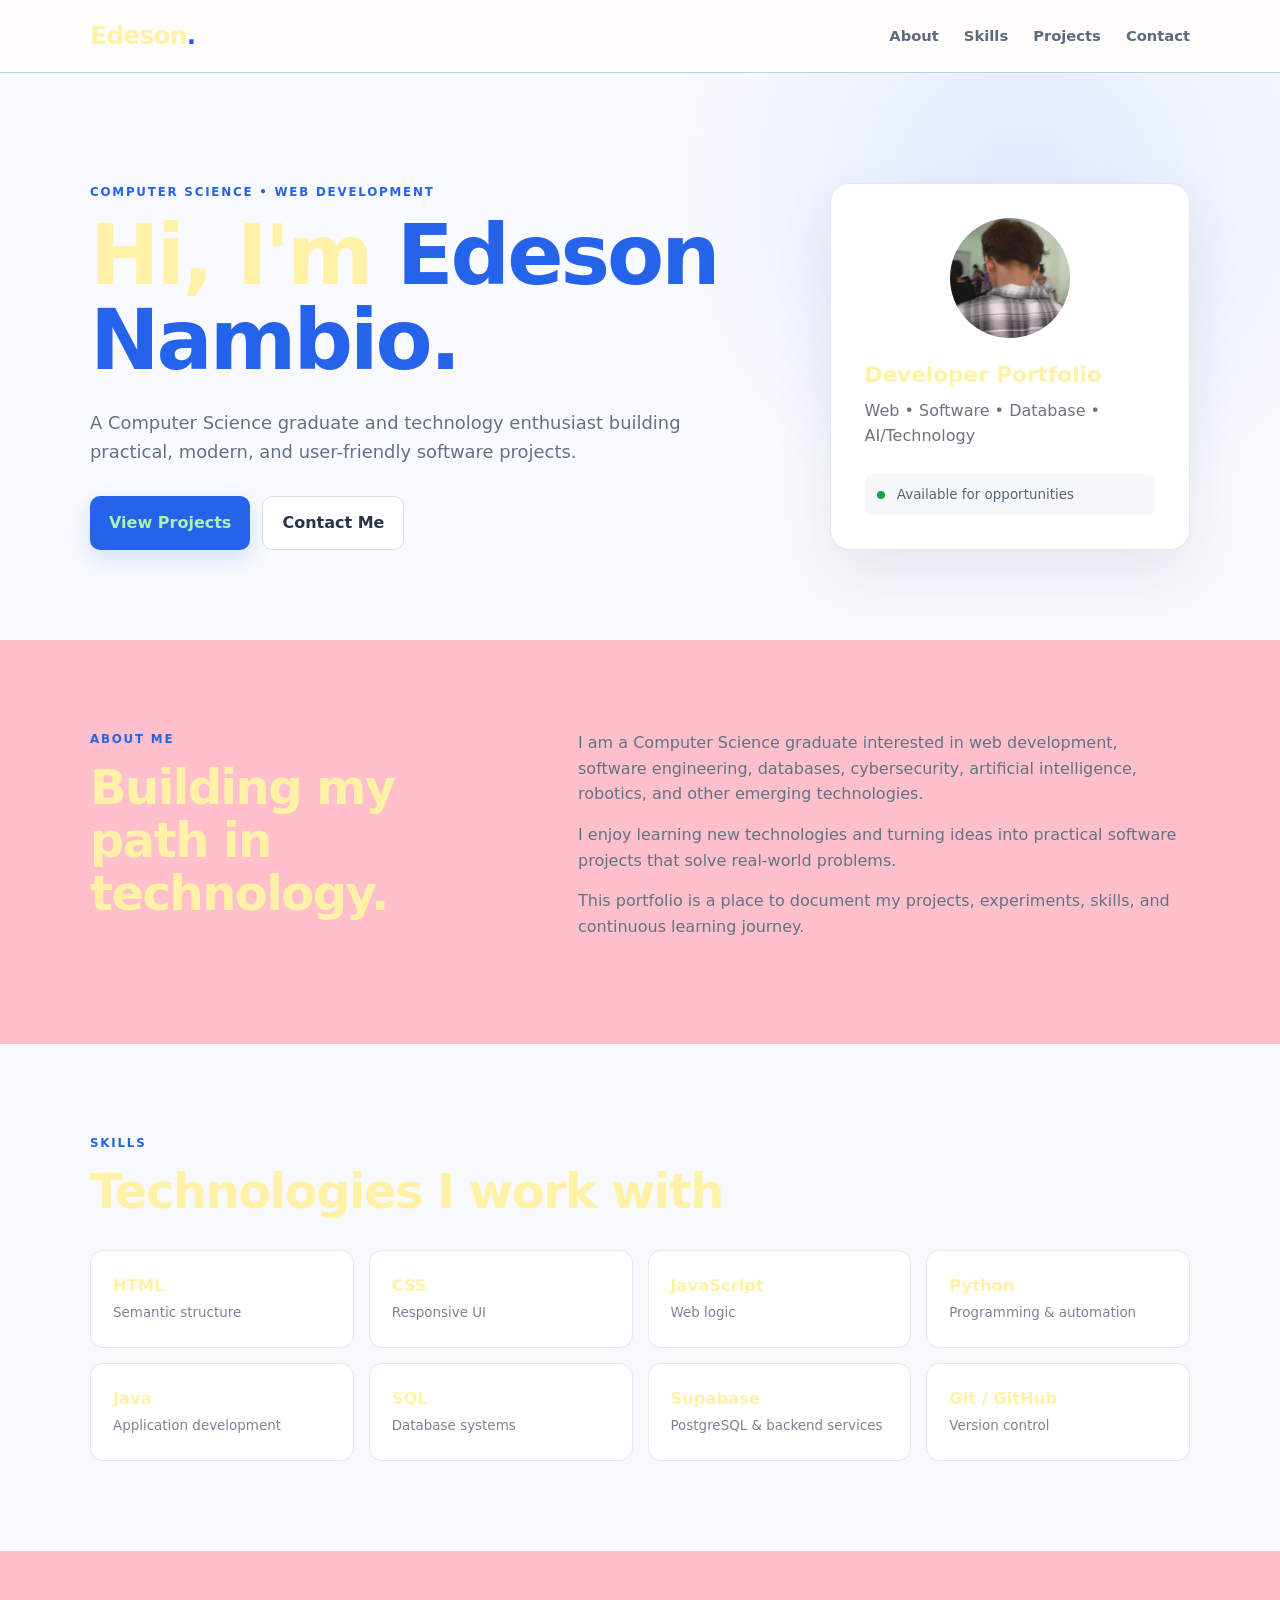
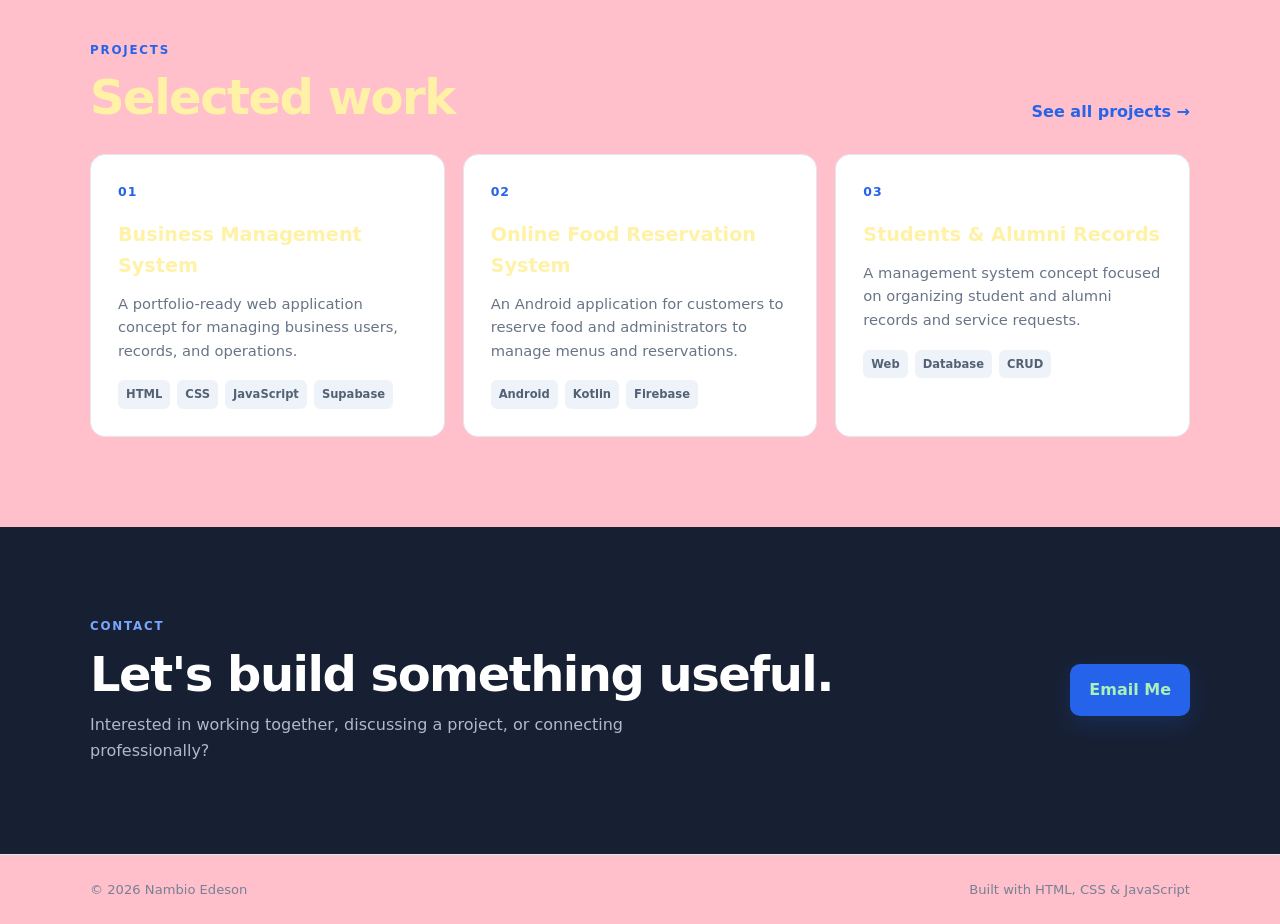
<file: index.html>
<!DOCTYPE html><html lang="en">
<head>
  <meta charset="UTF-8">
  <meta name="viewport" content="width=device-width, initial-scale=1.0"><meta
name="description"
content="Edeson Nambio— Computer Science graduate, developer, and technology enthusiast."

«»

  <meta name="author" content="Edeson Nambio">  <title>Edeson Nambio | Portfolio</title>  <link rel="stylesheet" href="style.css">
</head><body>  <!-- ================= HEADER ================= -->  <header class="site-header"><nav class="nav container">

  <a class="brand" href="index.html" aria-label="Edeson Nambio home">
    Edeson<span>.</span>
  </a>
  <div class="nav-links" id="navLinks">

    <a href="#about">About</a>
    <a href="#skills">Skills</a>
    <a href="#projects">Projects</a>
    <a href="#contact">Contact</a>

  </div>

  <!-- Mobile Menu Button -->
  <button
    class="menu-toggle"
    type="button"
    aria-label="Open navigation menu"
    aria-expanded="false"
    aria-controls="navLinks"
  >
    ☰
  </button>

</nav>

  </header>  <main><!-- ================= HERO ================= -->
<section class="hero">

  <div class="container hero-grid">

    <div class="hero-content">

      <p class="eyebrow">
        COMPUTER SCIENCE • WEB DEVELOPMENT
      </p>

      <h1>
        Hi, I'm <span>Edeson Nambio.</span>
      </h1>

      <p class="hero-text">
        A Computer Science graduate and technology enthusiast building
        practical, modern, and user-friendly software projects.
      </p>

      <div class="hero-actions">

        <a class="btn primary" href="#projects">
          View Projects
        </a>

        <a class="btn outline" href="#contact">
          Contact Me
        </a>

      </div>

    </div>

    <div class="hero-card">

      <div class="avatar">
        <img src="profile.jpg" alt="Edeson Nambio">
      </div>

      <h2>
        Developer Portfolio
      </h2>

      <p>
        Web • Software • Database • AI/Technology
      </p>

      <div class="status">
        <span></span>
        Available for opportunities
      </div>

    </div>

  </div>

</section>

<!-- ================= ABOUT ================= -->
<section id="about" class="section">

  <div class="container two-col">

    <div>

      <p class="eyebrow">
        ABOUT ME
      </p>

      <h2>
        Building my path in technology.
      </h2>

    </div>

    <div class="about-text">

      <p>
        I am a Computer Science graduate interested in web development,
        software engineering, databases, cybersecurity, artificial
        intelligence, robotics, and other emerging technologies.
      </p>

      <p>
        I enjoy learning new technologies and turning ideas into
        practical software projects that solve real-world problems.
      </p>

      <p>
        This portfolio is a place to document my projects, experiments,
        skills, and continuous learning journey.
      </p>

    </div>

  </div>

</section>

<!-- ================= SKILLS ================= -->
<section id="skills" class="section section-muted">

  <div class="container">

    <p class="eyebrow">
      SKILLS
    </p>

    <h2>
      Technologies I work with
    </h2>

    <div class="skill-grid">

      <div class="skill-card">
        <strong>HTML</strong>
        <span>Semantic structure</span>
      </div>

      <div class="skill-card">
        <strong>CSS</strong>
        <span>Responsive UI</span>
      </div>

      <div class="skill-card">
        <strong>JavaScript</strong>
        <span>Web logic</span>
      </div>

      <div class="skill-card">
        <strong>Python</strong>
        <span>Programming & automation</span>
      </div>

      <div class="skill-card">
        <strong>Java</strong>
        <span>Application development</span>
      </div>

      <div class="skill-card">
        <strong>SQL</strong>
        <span>Database systems</span>
      </div>

      <div class="skill-card">
        <strong>Supabase</strong>
        <span>PostgreSQL & backend services</span>
      </div>

      <div class="skill-card">
        <strong>Git / GitHub</strong>
        <span>Version control</span>
      </div>

    </div>

  </div>

</section>

<!-- ================= PROJECTS ================= -->
<section id="projects" class="section">

  <div class="container">

    <div class="section-head">

      <div>

        <p class="eyebrow">
          PROJECTS
        </p>

        <h2>
          Selected work
        </h2>

      </div>

      <a class="text-link" href="projects.html">
        See all projects →
      </a>

    </div>

    <div class="project-grid">

      <!-- Project 01 -->
      <article class="project-card">

        <div class="project-number">
          01
        </div>

        <h3>
          Business Management System
        </h3>

        <p>
          A portfolio-ready web application concept for managing
          business users, records, and operations.
        </p>

        <div class="tags">

          <span>HTML</span>
          <span>CSS</span>
          <span>JavaScript</span>
          <span>Supabase</span>

        </div>

      </article>

      <!-- Project 02 -->
      <article class="project-card">

        <div class="project-number">
          02
        </div>

        <h3>
          Online Food Reservation System
        </h3>

        <p>
          An Android application for customers to reserve food and
          administrators to manage menus and reservations.
        </p>

        <div class="tags">

          <span>Android</span>
          <span>Kotlin</span>
          <span>Firebase</span>

        </div>

      </article>

      <!-- Project 03 -->
      <article class="project-card">

        <div class="project-number">
          03
        </div>

        <h3>
          Students & Alumni Records
        </h3>

        <p>
          A management system concept focused on organizing student
          and alumni records and service requests.
        </p>

        <div class="tags">

          <span>Web</span>
          <span>Database</span>
          <span>CRUD</span>

        </div>

      </article>

    </div>

  </div>

</section>

<!-- ================= CONTACT ================= -->
<section id="contact" class="section contact-section">

  <div class="container contact-card">

    <div>

      <p class="eyebrow">
        CONTACT
      </p>

      <h2>
        Let's build something useful.
      </h2>

      <p>
        Interested in working together, discussing a project,
        or connecting professionally?
      </p>

    </div>

    <a
      class="btn primary"
      href="mailto:nambioedeson01@gmail.com"
    >
      Email Me
    </a>

  </div>

</section>

  </main>  <!-- ================= FOOTER ================= -->  <footer class="footer"><div class="container footer-inner">

  <span>
    © <span id="year"></span> Nambio Edeson
  </span>

  <span>
    Built with HTML, CSS & JavaScript
  </span>

</div>

  </footer>  <script src="script.js"></script></body>
</html>
</file>
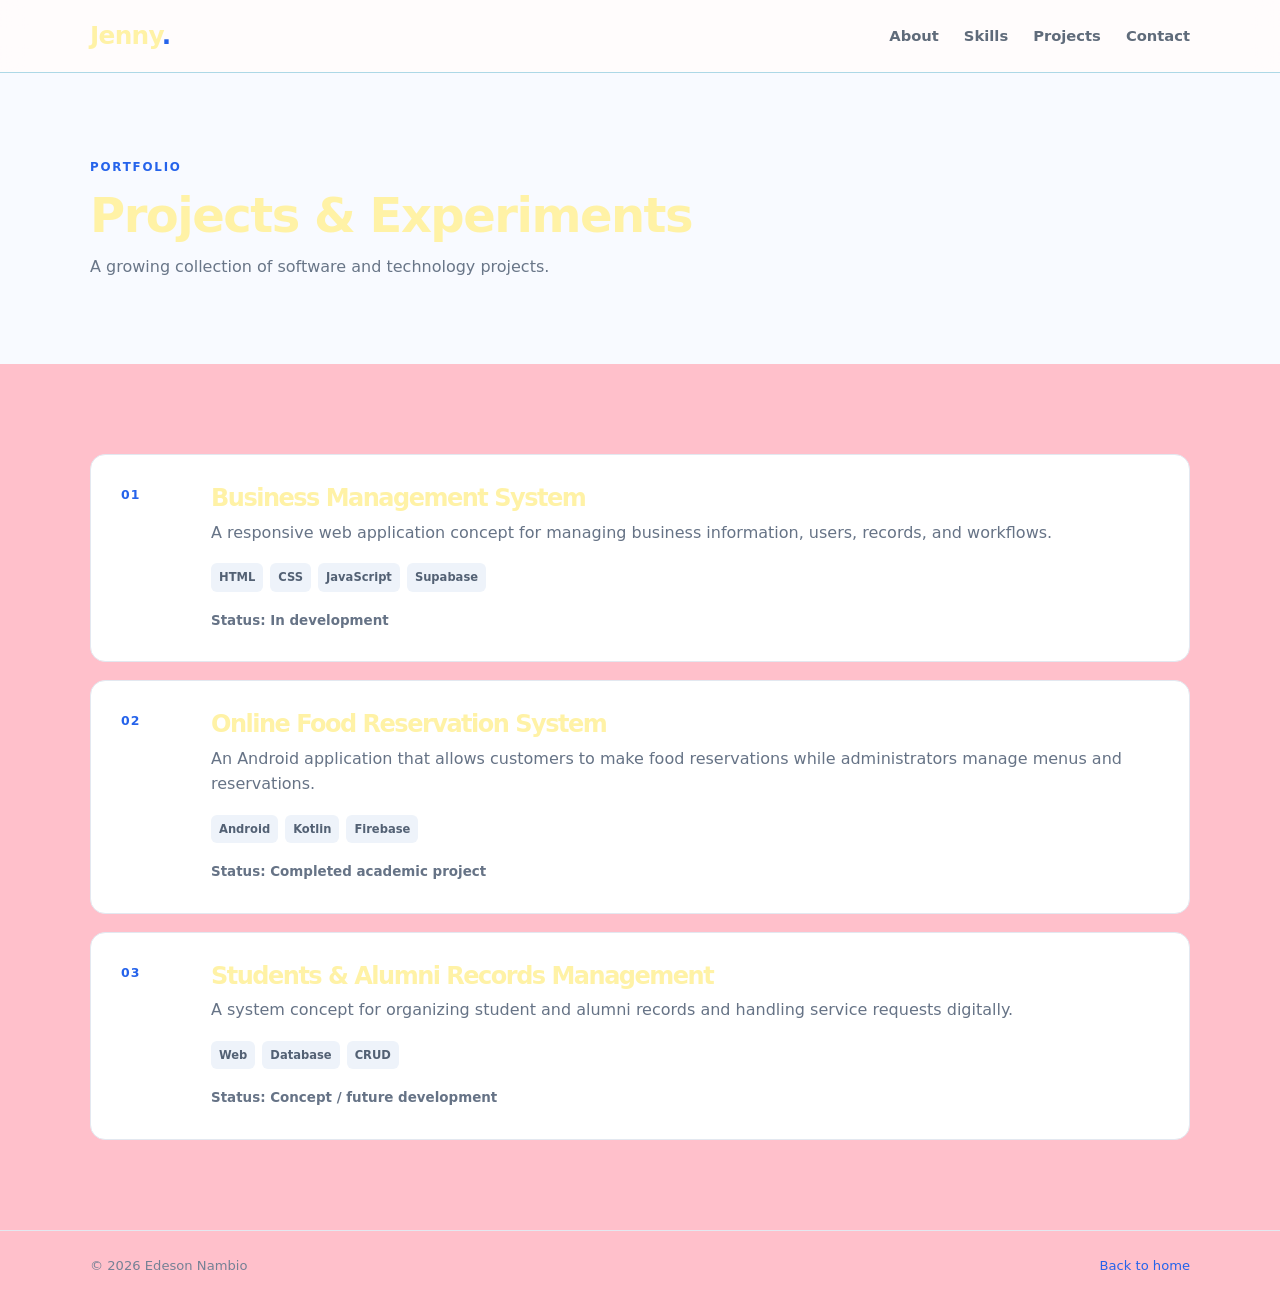
<file: projects.html>
<!DOCTYPE html><html lang="en">
<head>  <meta charset="UTF-8">
  <meta name="viewport" content="width=device-width, initial-scale=1.0"><meta
name="description"
content="Projects and experiments by Edeson Nambio, Computer Science graduate and developer."

«»

  <meta name="author" content="Edeson Nambio">  <title>Projects | Edeson Nambio</title>  <link rel="stylesheet" href="style.css"></head><body>  <!-- ================= HEADER ================= -->  <header class="site-header"><nav class="nav container">

  <a
    class="brand"
    href="index.html"
    aria-label="Edeson Nambio home"
    aria-label="Edeson Nambio home"
  >
    Jenny<span>.</span>
  </a>

  <!-- Desktop Navigation -->
  <div class="nav-links" id="navLinks">

    <a href="index.html#about">
      About
    </a>

    <a href="index.html#skills">
      Skills
    </a>

    <a href="index.html#projects">
      Projects
    </a>

    <a href="index.html#contact">
      Contact
    </a>

  </div>

  <!-- Mobile Menu Button -->
  <button
    class="menu-toggle"
    type="button"
    aria-label="Open navigation menu"
    aria-expanded="false"
    aria-controls="navLinks"
  >
    ☰
  </button>

</nav>

  </header>  <main><!-- ================= PAGE HERO ================= -->
<section class="page-hero">

  <div class="container">

    <p class="eyebrow">
      PORTFOLIO
    </p>

    <h1>
      Projects & Experiments
    </h1>

    <p>
      A growing collection of software and technology projects.
    </p>

  </div>

</section>

<!-- ================= PROJECT LIST ================= -->
<section class="section">

  <div class="container project-list">

    <!-- Project 01 -->
    <article class="project-detail">

      <div class="project-number">
        01
      </div>

      <div>

        <h2>
          Business Management System
        </h2>

        <p>
          A responsive web application concept for managing
          business information, users, records, and workflows.
        </p>

        <div class="tags">

          <span>HTML</span>
          <span>CSS</span>
          <span>JavaScript</span>
          <span>Supabase</span>

        </div>

        <p class="project-status">
          Status: In development
        </p>

      </div>

    </article>

    <!-- Project 02 -->
    <article class="project-detail">

      <div class="project-number">
        02
      </div>

      <div>

        <h2>
          Online Food Reservation System
        </h2>

        <p>
          An Android application that allows customers to make
          food reservations while administrators manage menus
          and reservations.
        </p>

        <div class="tags">

          <span>Android</span>
          <span>Kotlin</span>
          <span>Firebase</span>

        </div>

        <p class="project-status">
          Status: Completed academic project
        </p>

      </div>

    </article>

    <!-- Project 03 -->
    <article class="project-detail">

      <div class="project-number">
        03
      </div>

      <div>

        <h2>
          Students & Alumni Records Management
        </h2>

        <p>
          A system concept for organizing student and alumni
          records and handling service requests digitally.
        </p>

        <div class="tags">

          <span>Web</span>
          <span>Database</span>
          <span>CRUD</span>

        </div>

        <p class="project-status">
          Status: Concept / future development
        </p>

      </div>

    </article>

  </div>

</section>

  </main>  <!-- ================= FOOTER ================= -->  <footer class="footer"><div class="container footer-inner">

  <span>
    © <span id="year"></span> Edeson Nambio
  </span>

  <a href="index.html">
    Back to home
  </a>

</div>

  </footer>  <script src="script.js"></script></body>
</html>
</file>
<file: style.css>
/* =========================================================
RESET
========================================================= */

* {
  margin: 0;
  padding: 0;
  box-sizing: border-box;
  }

/* =========================================================
BASE
========================================================= */

html {
scroll-behavior: smooth;
scroll-padding-top: 90px;
}

body {
font-family:
Inter,
ui-sans-serif,
system-ui,
-apple-system,
BlinkMacSystemFont,
"Segoe UI",
sans-serif;

color: #FFF2A6;
background: #FFC0CB;
line-height: 1.6;
}

a {
color: inherit;
}

button,
input,
textarea {
font: inherit;
}

button {
cursor: pointer;
}

.container {
width: min(1100px, 92%);
margin: 0 auto;
}

/* =========================================================
HEADER / NAVIGATION
========================================================= */

.site-header {
background: rgba(255, 255, 255, 0.94);
backdrop-filter: blur(12px);

border-bottom: 1px solid #ADD8E6;

position: sticky;
top: 0;

z-index: 100;
}

.nav {
min-height: 72px;

display: flex;
align-items: center;
justify-content: space-between;

gap: 20px;

position: relative;
}

.brand {
text-decoration: none;

font-size: 1.55rem;
font-weight: 800;

letter-spacing: -0.7px;

white-space: nowrap;
}

.brand span {
color: #2563eb;
}

/* Desktop navigation */

.nav-links {
display: flex;
align-items: center;

gap: 25px;
}

.nav-links a {
text-decoration: none;

color: #5f6b7a;

font-size: 0.92rem;
font-weight: 600;

transition: color 0.2s ease;
}

.nav-links a:hover {
color: #2563eb;
}

/* Mobile menu button */

.menu-toggle {
display: none;

border: 0;
background: transparent;

color: #172033;

font-size: 1.6rem;

line-height: 1;

padding: 8px;

border-radius: 8px;
}

.menu-toggle:hover {
background: #f1f5f9;
}

/* =========================================================
HERO
========================================================= */

.hero {
padding: 110px 0 90px;

background:
radial-gradient(
circle at 80% 20%,
rgba(37, 99, 235, 0.10),
transparent 32%
),
#f8faff;
}

.hero-grid {
display: grid;

grid-template-columns: 1.3fr 0.7fr;

gap: 70px;

align-items: center;
}

.eyebrow {
color: #2563eb;

font-size: 0.74rem;
font-weight: 800;

letter-spacing: 1.8px;

margin-bottom: 12px;
}

.hero h1 {
font-size: clamp(2.8rem, 7vw, 5.2rem);

line-height: 1.02;

letter-spacing: -3px;

max-width: 800px;
}

.hero h1 span {
color: #2563eb;
}

.hero-text {
max-width: 650px;

color: #657184;

font-size: 1.12rem;

margin: 25px 0 30px;
}

/* =========================================================
BUTTONS
========================================================= */

.hero-actions {
display: flex;

gap: 12px;

flex-wrap: wrap;
}

.btn {
display: inline-flex;

justify-content: center;
align-items: center;

text-decoration: none;

border: 0;
border-radius: 10px;

padding: 13px 19px;

font-weight: 750;

cursor: pointer;

transition:
transform 0.2s ease,
background 0.2s ease,
box-shadow 0.2s ease;
}

.btn:hover {
transform: translateY(-2px);
}

.primary {
background: #2563eb;

color: #a9f1b7;

box-shadow:
0 8px 22px rgba(37, 99, 235, 0.18);
}

.primary:hover {
background: #1d4ed8;
}

.outline {
border: 1px solid #d7deea;

background: #ffffff;

color: #273449;
}

.outline:hover {
background: #f8fafc;
}

/* =========================================================
HERO CARD
========================================================= */

.hero-card {
background: #ffffff;

border: 1px solid #e3e8f0;

border-radius: 20px;

padding: 34px;

box-shadow:
0 25px 60px rgba(20, 32, 55, 0.09);
}

.avatar {
width: 120px;
height: 120px;

border-radius: 50%;

overflow: hidden;

margin: 0 auto 20px;
}

.avatar img {
width: 100%;
height: 100%;

object-fit: cover;

display: block;
}

.hero-card h2 {
font-size: 1.35rem;

margin-bottom: 5px;
}

.hero-card p {
color: #6b7280;
}

.status {
margin-top: 25px;

padding: 10px 12px;

border-radius: 8px;

background: #f5f7fa;

color: #596578;

font-size: 0.84rem;
}

.status span {
display: inline-block;

width: 8px;
height: 8px;

border-radius: 50%;

background: #16a34a;

margin-right: 8px;
}

/* =========================================================
SECTIONS
========================================================= */

.section {
padding: 90px 0;
}

.section-muted {
background: #f7f9fc;
}

.section h2,
.page-hero h1 {
font-size: clamp(2rem, 4vw, 3rem);

line-height: 1.1;

letter-spacing: -1.5px;
}

/* =========================================================
ABOUT
========================================================= */

.two-col {
display: grid;

grid-template-columns: 0.8fr 1.2fr;

gap: 80px;
}

.about-text p {
color: #647184;

margin-bottom: 15px;
}

/* =========================================================
SKILLS
========================================================= */

.skill-grid {
display: grid;

grid-template-columns: repeat(4, 1fr);

gap: 15px;

margin-top: 32px;
}

.skill-card {
padding: 22px;

background: #ffffff;

border: 1px solid #e3e8f0;

border-radius: 13px;

transition:
transform 0.2s ease,
box-shadow 0.2s ease;
}

.skill-card:hover {
transform: translateY(-3px);

box-shadow:
0 12px 25px rgba(20, 32, 55, 0.07);
}

.skill-card strong {
display: block;

font-size: 1.02rem;
}

.skill-card span {
color: #788496;

font-size: 0.84rem;
}

/* =========================================================
PROJECTS
========================================================= */

.section-head {
display: flex;

justify-content: space-between;
align-items: end;

gap: 25px;

margin-bottom: 30px;
}

.text-link {
color: #2563eb;

text-decoration: none;

font-weight: 700;

white-space: nowrap;
}

.text-link:hover {
text-decoration: underline;
}

.project-grid {
display: grid;

grid-template-columns: repeat(3, 1fr);

gap: 18px;
}

.project-card {
border: 1px solid #e3e8f0;

border-radius: 15px;

padding: 27px;

background: #ffffff;

transition:
transform 0.2s ease,
box-shadow 0.2s ease;
}

.project-card:hover {
transform: translateY(-4px);

box-shadow:
0 18px 35px rgba(20, 32, 55, 0.08);
}

.project-number {
color: #2563eb;

font-weight: 800;

font-size: 0.78rem;

letter-spacing: 1px;

margin-bottom: 18px;
}

.project-card h3 {
font-size: 1.2rem;

margin-bottom: 10px;
}

.project-card p {
color: #687587;

font-size: 0.92rem;
}

/* =========================================================
TAGS
========================================================= */

.tags {
display: flex;

flex-wrap: wrap;

gap: 7px;

margin-top: 18px;
}

.tags span {
font-size: 0.72rem;

padding: 5px 8px;

background: #eef3fa;

border-radius: 6px;

color: #536174;

font-weight: 700;
}

/* =========================================================
CONTACT
========================================================= */

.contact-section {
background: #172033;

color: #ffffff;
}

.contact-card {
display: flex;

justify-content: space-between;
align-items: center;

gap: 30px;
}

.contact-card p:not(.eyebrow) {
color: #aeb9c9;

margin-top: 12px;

max-width: 650px;
}

.contact-section .eyebrow {
color: #79a6ff;
}

/* =========================================================
FOOTER
========================================================= */

.footer {
border-top: 1px solid #e3e8f0;

padding: 24px 0;

color: #758195;

font-size: 0.82rem;
}

.footer-inner {
display: flex;

justify-content: space-between;

gap: 20px;
}

.footer a {
color: #2563eb;

text-decoration: none;
}

.footer a:hover {
text-decoration: underline;
}

/* =========================================================
PROJECTS PAGE
========================================================= */

.page-hero {
padding: 85px 0;

background: #f8faff;
}

.page-hero p:last-child {
color: #697688;

margin-top: 12px;
}

.project-list {
display: grid;

gap: 18px;
}

.project-detail {
display: grid;

grid-template-columns: 70px 1fr;

gap: 20px;

padding: 30px;

border: 1px solid #e3e8f0;

border-radius: 15px;

background: #ffffff;
}

.project-detail h2 {
font-size: 1.5rem;

margin-bottom: 8px;
}

.project-detail p {
color: #667386;
}

.project-status {
font-size: 0.84rem;

margin-top: 18px;

font-weight: 700;
}

/* =========================================================
FOCUS ACCESSIBILITY
========================================================= */

button:focus-visible,
a:focus-visible {
outline: 3px solid rgba(37, 99, 235, 0.25);

outline-offset: 3px;
}

/* =========================================================
TABLET
========================================================= */

@media (max-width: 900px) {

.hero-grid {
grid-template-columns: 1fr;

gap: 45px;

}

.hero-card {
max-width: 600px;
}

.two-col {
grid-template-columns: 1fr;

gap: 40px;

}

.skill-grid {
grid-template-columns: repeat(2, 1fr);
}

.project-grid {
grid-template-columns: repeat(2, 1fr);
}

}

/* =========================================================
MOBILE NAVIGATION
========================================================= */

@media (max-width: 800px) {

.nav {
min-height: 68px;
}

.menu-toggle {
display: block;
}

.nav-links {
display: none;

position: absolute;

top: 68px;

left: 0;
right: 0;

flex-direction: column;

align-items: stretch;

gap: 0;

background: #ffffff;

border-bottom: 1px solid #e5e7eb;

box-shadow:
  0 12px 25px rgba(15, 23, 42, 0.08);

padding: 10px 4%;

}

.nav-links.open {
display: flex;
}

.nav-links a {
padding: 14px 0;

border-bottom: 1px solid #f1f5f9;

}

.nav-links a:last-child {
border-bottom: 0;
}

.contact-card {
flex-direction: column;

align-items: flex-start;

}

.section-head {
align-items: flex-start;

flex-direction: column;

}

}

/* =========================================================
SMALL TABLETS / LARGE PHONES
========================================================= */

@media (max-width: 650px) {

.hero {
padding: 80px 0 65px;
}

.hero h1 {
letter-spacing: -2px;
}

.hero-card {
padding: 28px;
}

.section {
padding: 70px 0;
}

.project-grid {
grid-template-columns: 1fr;
}

.project-detail {
grid-template-columns: 1fr;

gap: 5px;

}

}

/* =========================================================
SMALL PHONES
========================================================= */

@media (max-width: 520px) {

.container {
width: min(92%, 1100px);
}

.hero {
padding: 70px 0 55px;
}

.hero h1 {
font-size: clamp(2.5rem, 13vw, 3.5rem);

letter-spacing: -2px;

}

.hero-text {
font-size: 1rem;
}

.hero-actions {
flex-direction: column;

align-items: stretch;

}

.btn {
width: 100%;
}

.skill-grid {
grid-template-columns: 1fr;
}

.section {
padding: 60px 0;
}

.section h2,
.page-hero h1 {
font-size: 2rem;
}

.project-card {
padding: 23px;
}

.project-detail {
padding: 23px;
}

.footer-inner {
flex-direction: column;

align-items: flex-start;

}

.page-hero {
padding: 65px 0;
}

}

/* =========================================================
VERY SMALL PHONES
========================================================= */

@media (max-width: 360px) {

.brand {
font-size: 1.35rem;
}

.hero h1 {
font-size: 2.35rem;
}

.hero-card {
padding: 23px;
}

.avatar {
width: 75px;
height: 75px;
}

}
</file>
